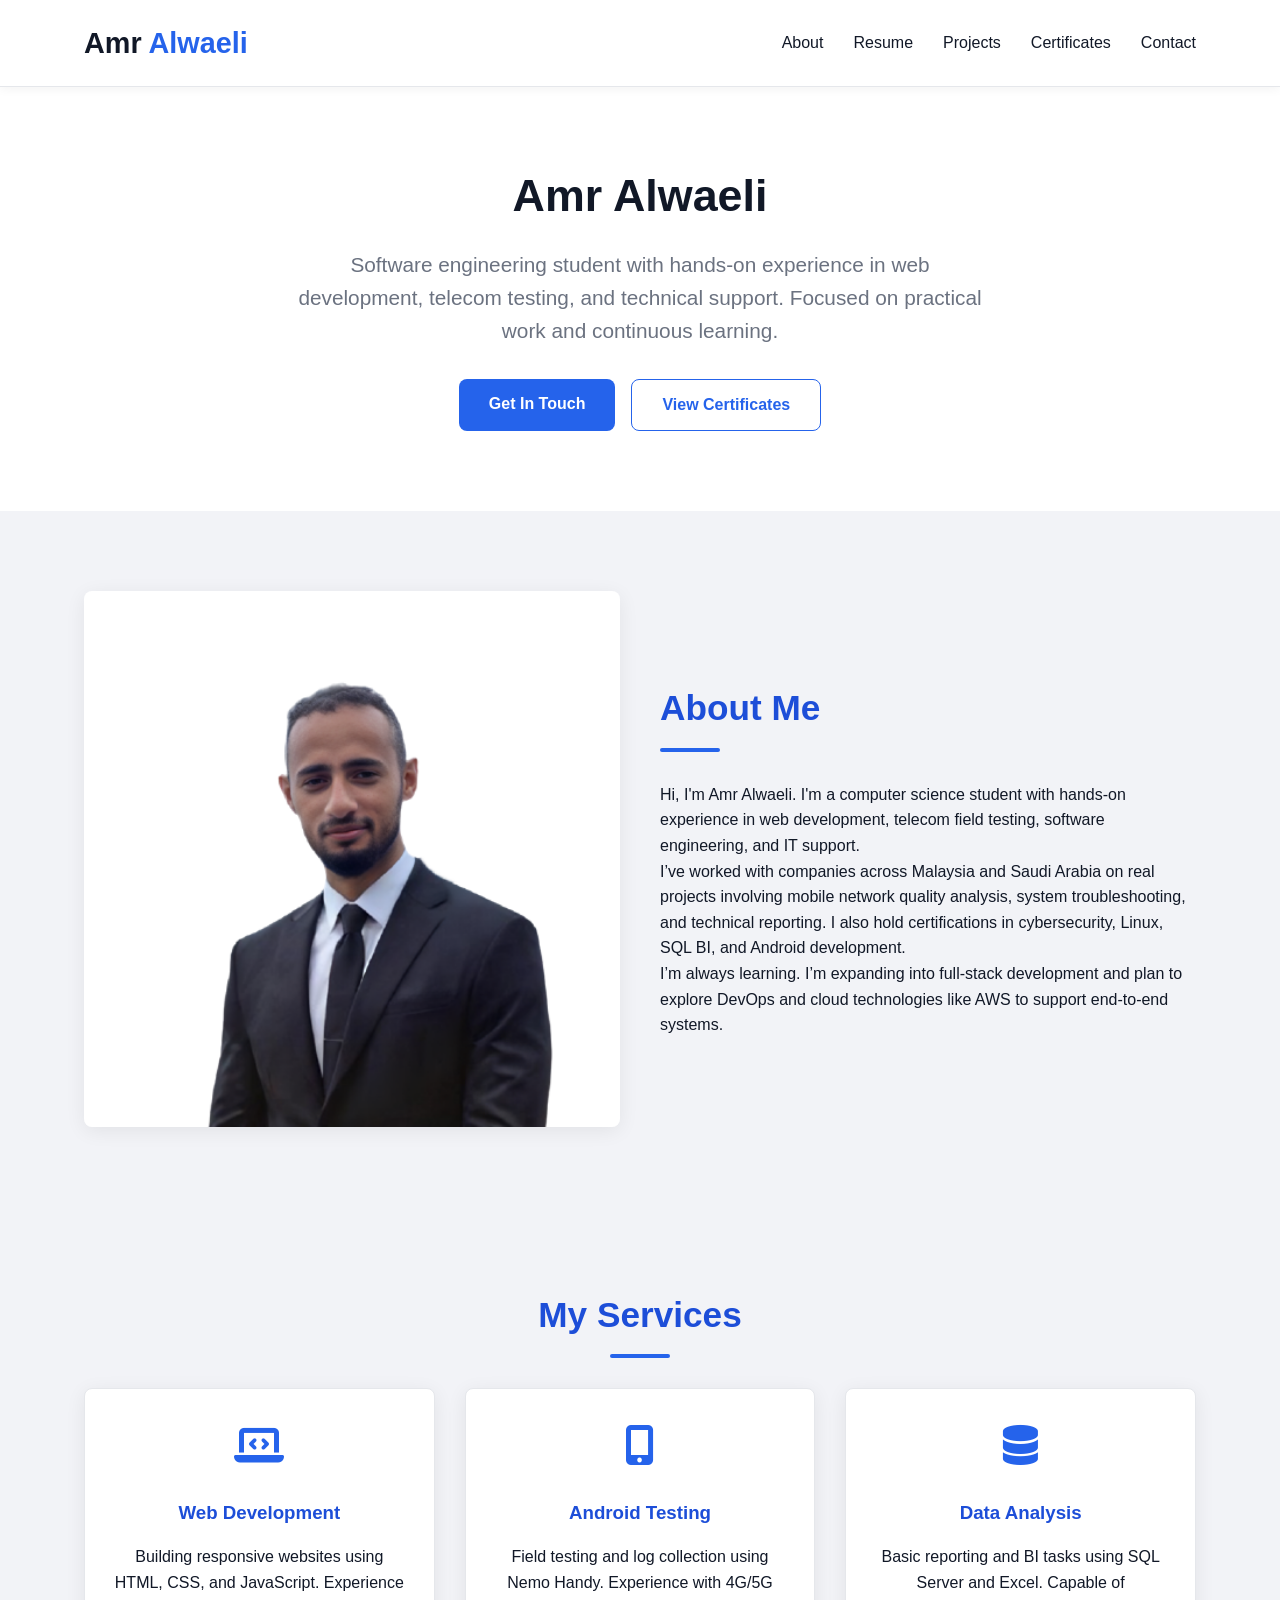
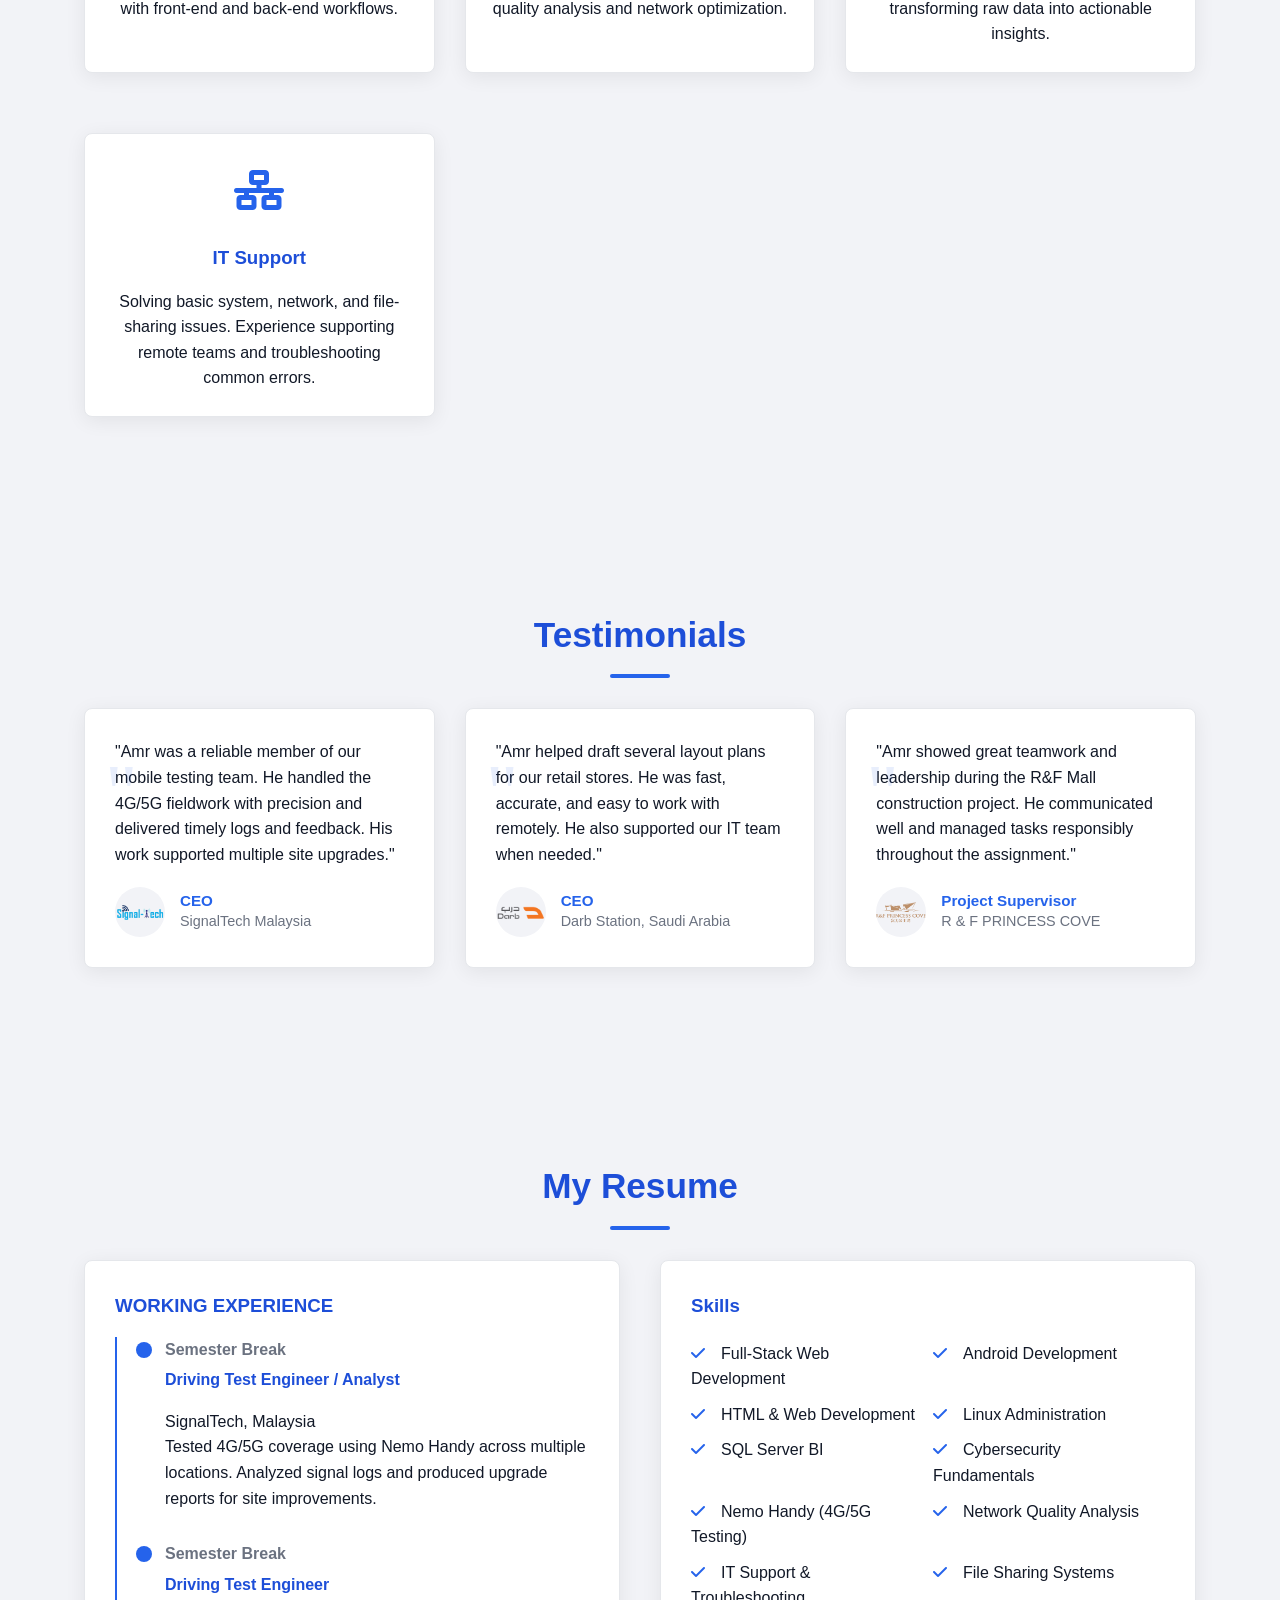
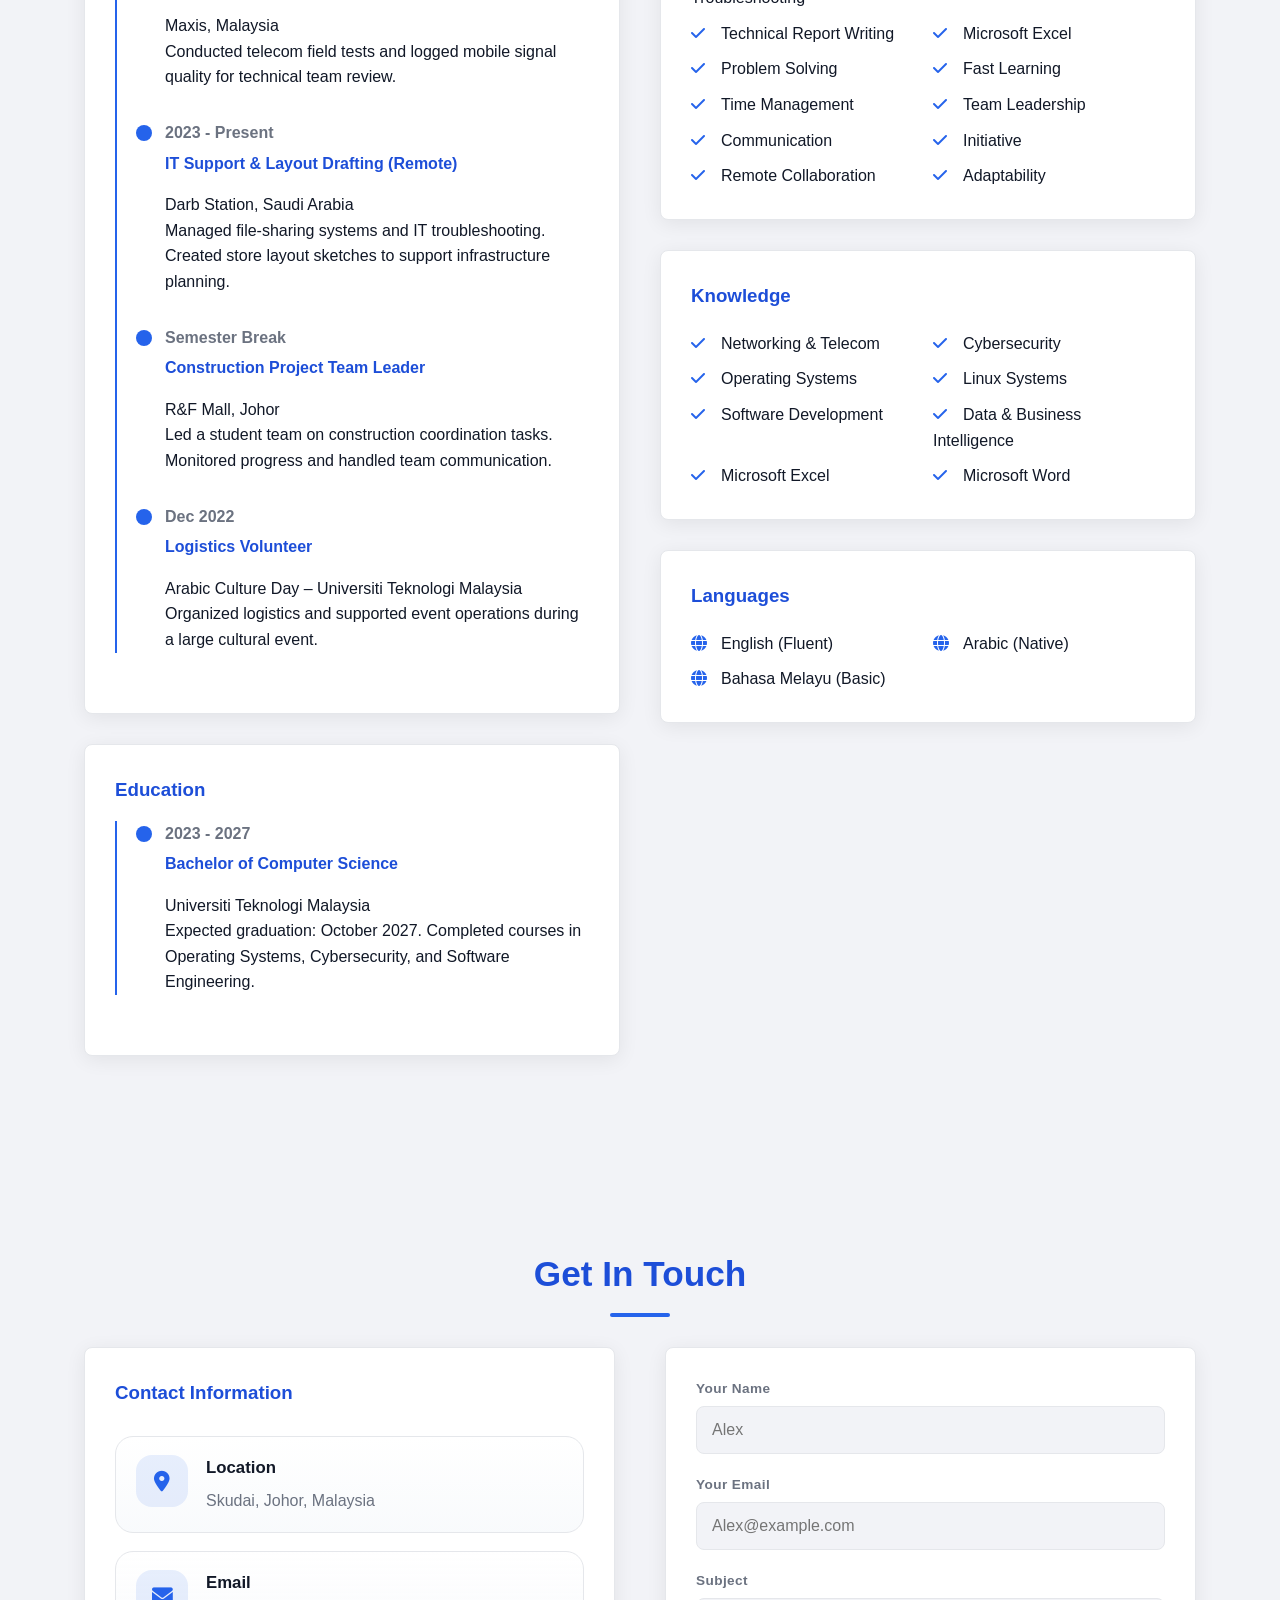
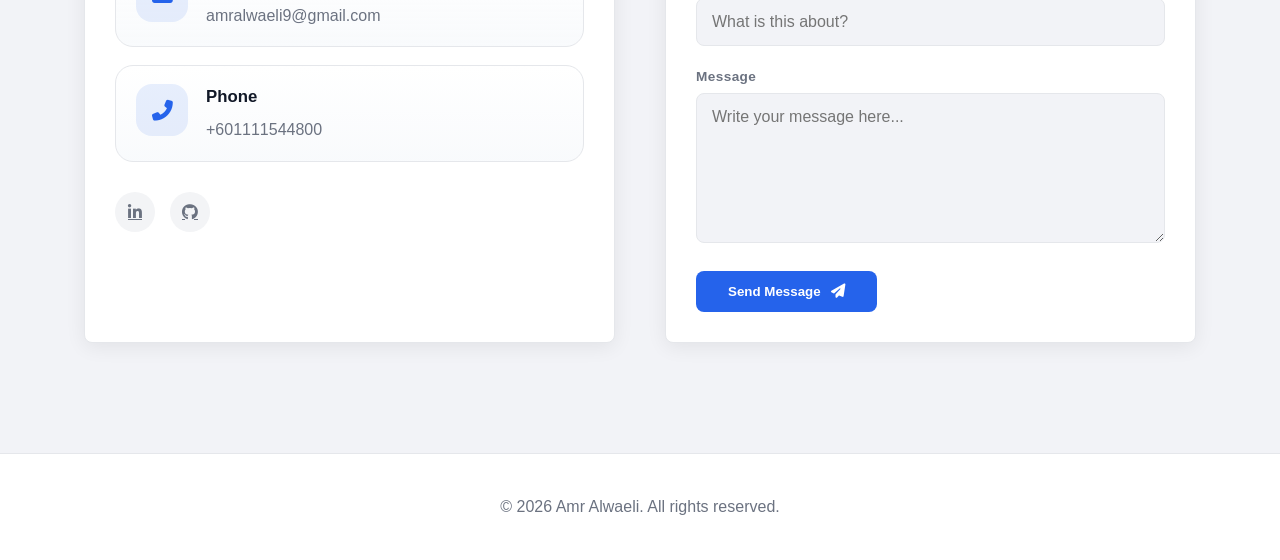
<file: index.html>
<!DOCTYPE html>
<html lang="en">
<head>
    <meta charset="UTF-8">
    <meta name="viewport" content="width=device-width, initial-scale=1.0">
    <title>Amr Alwaeli | Portfolio</title>
    <link rel="stylesheet" href="https://cdnjs.cloudflare.com/ajax/libs/font-awesome/6.4.0/css/all.min.css">
    <link href="https://fonts.googleapis.com/css2?family=Inter:wght@400;600;700&display=swap" rel="stylesheet">
    <link rel="stylesheet" href="styles.css">
</head>
<body>
    <!-- Header -->
    <header>
        <div class="container nav-container">
            <a href="#" class="logo">Amr<span> Alwaeli</span></a>
            
            <button class="mobile-menu-btn">
                <i class="fas fa-bars"></i>
            </button>
            
            <ul class="nav-links">
                <li><a href="#about">About</a></li>
                <li><a href="#resume">Resume</a></li>
                <li><a href="projects.html">Projects</a></li>
                <li><a href="certificates.html">Certificates</a></li>
                <li><a href="#contact">Contact</a></li>
            </ul>
        </div>
    </header>

    <!-- Hero Section -->
    <section class="hero">
        <div class="container">
            <h1>Amr Alwaeli</h1>
            <p>Software engineering student with hands-on experience in web development, telecom testing, and technical support. Focused on practical work and continuous learning.</p>
            <div class="hero-actions">
                <a href="#contact" class="btn">Get In Touch</a>
                <a href="certificates.html" class="btn btn-secondary">View Certificates</a>
            </div>
        </div>
    </section>

    <!-- About Section -->
    <section id="about" class="section">
        <div class="container">
            <div class="about-content">
                <div class="about-img">
                    <img src="assets/images/me.png" alt="Amr Alwaeli">
                </div>
                <div class="about-text">
                    <h2>About Me</h2>
                    <p>Hi, I'm Amr Alwaeli. I'm a computer science student with hands-on experience in web development, telecom field testing, software engineering, and IT support.</p>
                    <p>I’ve worked with companies across Malaysia and Saudi Arabia on real projects involving mobile network quality analysis, system troubleshooting, and technical reporting. I also hold certifications in cybersecurity, Linux, SQL BI, and Android development.</p>
                    <p>I’m always learning. I’m expanding into full-stack development and plan to explore DevOps and cloud technologies like AWS to support end-to-end systems.</p>
                </div>
            </div>
        </div>
    </section>
            
    <!-- My Services -->
    <div class="services-section">
        <div class="container">
            <h2 class="text-center">My Services</h2>
            <div class="services">
                <div class="card service-card">
                    <div class="service-icon">
                        <i class="fas fa-laptop-code"></i>
                    </div>
                    <h3>Web Development</h3>
                    <p>Building responsive websites using HTML, CSS, and JavaScript. Experience with front-end and back-end workflows.</p>
                </div>
                <div class="card service-card">
                    <div class="service-icon">
                        <i class="fas fa-mobile-alt"></i>
                    </div>
                    <h3>Android Testing</h3>
                    <p>Field testing and log collection using Nemo Handy. Experience with 4G/5G quality analysis and network optimization.</p>
                </div>
                <div class="card service-card">
                    <div class="service-icon">
                        <i class="fas fa-database"></i>
                    </div>
                    <h3>Data Analysis</h3>
                    <p>Basic reporting and BI tasks using SQL Server and Excel. Capable of transforming raw data into actionable insights.</p>
                </div>
                <div class="card service-card">
                    <div class="service-icon">
                        <i class="fas fa-network-wired"></i>
                    </div>
                    <h3>IT Support</h3>
                    <p>Solving basic system, network, and file-sharing issues. Experience supporting remote teams and troubleshooting common errors.</p>
                </div>
            </div>
        </div>
    </div>
            
    <!-- Testimonials -->
    <div class="testimonials-section">
        <div class="container">
            <h2 class="text-center">Testimonials</h2>
            <div class="testimonials">
                <div class="card testimonial-card">
                    <div class="testimonial-content">
                        <p>"Amr was a reliable member of our mobile testing team. He handled the 4G/5G fieldwork with precision and delivered timely logs and feedback. His work supported multiple site upgrades."</p>
                        <div class="client-info">
                            <img src="assets/images/SignalTech.jpg" alt="Client" class="client-avatar">
                            <div>
                                <h4>CEO</h4>
                                <p>SignalTech Malaysia</p>
                            </div>
                        </div>
                    </div>
                </div>
                <div class="card testimonial-card">
                    <div class="testimonial-content">
                        <p>"Amr helped draft several layout plans for our retail stores. He was fast, accurate, and easy to work with remotely. He also supported our IT team when needed."</p>
                        <div class="client-info">
                            <img src="assets/images/Darb.jpg" alt="Client" class="client-avatar">
                            <div>
                                <h4>CEO</h4>
                                <p>Darb Station, Saudi Arabia</p>
                            </div>
                        </div>
                    </div>
                </div>
                <div class="card testimonial-card">
                    <div class="testimonial-content">
                        <p>"Amr showed great teamwork and leadership during the R&F Mall construction project. He communicated well and managed tasks responsibly throughout the assignment."</p>
                        <div class="client-info">
                            <img src="assets/images/R&F.jpg" alt="Client" class="client-avatar">
                            <div>
                                <h4>Project Supervisor</h4>
                                <p>R & F PRINCESS COVE</p>
                            </div>
                        </div>
                    </div>
                </div>
            </div>
        </div>
    </div>

    <!-- Resume Section -->
    <section id="resume" class="section resume-section">
        <div class="container">
            <h2 class="text-center">My Resume</h2>
            
            <div class="resume-grid">
                <!-- Left Column -->
                <div>
                    <div class="card">
                        <h3>WORKING EXPERIENCE</h3>
                        <div class="timeline">
                            <div class="timeline-item">
                                <div class="timeline-date">Semester Break</div>
                                <h4>Driving Test Engineer / Analyst</h4>
                                <p>SignalTech, Malaysia</p>
                                <p>Tested 4G/5G coverage using Nemo Handy across multiple locations. Analyzed signal logs and produced upgrade reports for site improvements.</p>
                            </div>
                            <div class="timeline-item">
                                <div class="timeline-date">Semester Break</div>
                                <h4>Driving Test Engineer</h4>
                                <p>Maxis, Malaysia</p>
                                <p>Conducted telecom field tests and logged mobile signal quality for technical team review.</p>
                            </div>
                            <div class="timeline-item">
                                <div class="timeline-date">2023 - Present</div>
                                <h4>IT Support & Layout Drafting (Remote)</h4>
                                <p>Darb Station, Saudi Arabia</p>
                                <p>Managed file-sharing systems and IT troubleshooting. Created store layout sketches to support infrastructure planning.</p>
                            </div>
                            <div class="timeline-item">
                                <div class="timeline-date">Semester Break</div>
                                <h4>Construction Project Team Leader</h4>
                                <p>R&F Mall, Johor</p>
                                <p>Led a student team on construction coordination tasks. Monitored progress and handled team communication.</p>
                            </div>
                            <div class="timeline-item">
                                <div class="timeline-date">Dec 2022</div>
                                <h4>Logistics Volunteer</h4>
                                <p>Arabic Culture Day – Universiti Teknologi Malaysia</p>
                                <p>Organized logistics and supported event operations during a large cultural event.</p>
                            </div>
                        </div>
                    </div>

                    <div class="card">
                        <h3>Education</h3>
                        <div class="timeline">
                            <div class="timeline-item">
                                <div class="timeline-date">2023 - 2027</div>
                                <h4>Bachelor of Computer Science</h4>
                                <p>Universiti Teknologi Malaysia</p>
                                <p>Expected graduation: October 2027. Completed courses in Operating Systems, Cybersecurity, and Software Engineering.</p>
                            </div>
                        </div>
                    </div>
                </div>
                
                <!-- Right Column -->
                <div>
                    <div class="card">
                        <h3>Skills</h3>
                        <div class="knowledge-list">
                            <div class="knowledge-item"><i class="fas fa-check"></i><span>Full-Stack Web Development</span></div>
                            <div class="knowledge-item"><i class="fas fa-check"></i><span>Android Development</span></div>
                            <div class="knowledge-item"><i class="fas fa-check"></i><span>HTML & Web Development</span></div>
                            <div class="knowledge-item"><i class="fas fa-check"></i><span>Linux Administration</span></div>
                            <div class="knowledge-item"><i class="fas fa-check"></i><span>SQL Server BI</span></div>
                            <div class="knowledge-item"><i class="fas fa-check"></i><span>Cybersecurity Fundamentals</span></div>
                            <div class="knowledge-item"><i class="fas fa-check"></i><span>Nemo Handy (4G/5G Testing)</span></div>
                            <div class="knowledge-item"><i class="fas fa-check"></i><span>Network Quality Analysis</span></div>
                            <div class="knowledge-item"><i class="fas fa-check"></i><span>IT Support & Troubleshooting</span></div>
                            <div class="knowledge-item"><i class="fas fa-check"></i><span>File Sharing Systems</span></div>
                            <div class="knowledge-item"><i class="fas fa-check"></i><span>Technical Report Writing</span></div>
                            <div class="knowledge-item"><i class="fas fa-check"></i><span>Microsoft Excel</span></div>
                            <div class="knowledge-item"><i class="fas fa-check"></i><span>Problem Solving</span></div>
                            <div class="knowledge-item"><i class="fas fa-check"></i><span>Fast Learning</span></div>
                            <div class="knowledge-item"><i class="fas fa-check"></i><span>Time Management</span></div>
                            <div class="knowledge-item"><i class="fas fa-check"></i><span>Team Leadership</span></div>
                            <div class="knowledge-item"><i class="fas fa-check"></i><span>Communication</span></div>
                            <div class="knowledge-item"><i class="fas fa-check"></i><span>Initiative</span></div>
                            <div class="knowledge-item"><i class="fas fa-check"></i><span>Remote Collaboration</span></div>
                            <div class="knowledge-item"><i class="fas fa-check"></i><span>Adaptability</span></div>
                        </div>
                    </div>

                    <div class="card">
                        <h3>Knowledge</h3>
                        <div class="knowledge-list">
                            <div class="knowledge-item"><i class="fas fa-check"></i><span>Networking & Telecom</span></div>
                            <div class="knowledge-item"><i class="fas fa-check"></i><span>Cybersecurity</span></div>
                            <div class="knowledge-item"><i class="fas fa-check"></i><span>Operating Systems</span></div>
                            <div class="knowledge-item"><i class="fas fa-check"></i><span>Linux Systems</span></div>
                            <div class="knowledge-item"><i class="fas fa-check"></i><span>Software Development</span></div>
                            <div class="knowledge-item"><i class="fas fa-check"></i><span>Data & Business Intelligence</span></div>
                            <div class="knowledge-item"><i class="fas fa-check"></i><span>Microsoft Excel</span></div>
                            <div class="knowledge-item"><i class="fas fa-check"></i><span>Microsoft Word</span></div>
                        </div>
                    </div>
                    
                    <div class="card">
                        <h3>Languages</h3>
                        <div class="languages-list">
                            <div class="language-item"><i class="fas fa-globe"></i><span>English (Fluent)</span></div>
                            <div class="language-item"><i class="fas fa-globe"></i><span>Arabic (Native)</span></div>
                            <div class="language-item"><i class="fas fa-globe"></i><span>Bahasa Melayu (Basic)</span></div>
                        </div>
                    </div>
                </div>
            </div>
        </div>
    </section>

    <!-- Contact Section -->
    <section id="contact" class="section">
        <div class="container">
            <h2 class="text-center">Get In Touch</h2>
            
            <div class="contact-container">
                <div class="card contact-info">
                    <h3>Contact Information</h3>
                    
                    <div class="contact-detail">
                        <div class="contact-icon">
                            <i class="fas fa-map-marker-alt"></i>
                        </div>
                        <div class="contact-copy">
                            <h4>Location</h4>
                            <p>Skudai, Johor, Malaysia</p>
                        </div>
                    </div>
                    
                    <div class="contact-detail">
                        <div class="contact-icon">
                            <i class="fas fa-envelope"></i>
                        </div>
                        <div class="contact-copy">
                            <h4>Email</h4>
                            <p>amralwaeli9@gmail.com</p>
                        </div>
                    </div>
                    
                    <div class="contact-detail">
                        <div class="contact-icon">
                            <i class="fas fa-phone-alt"></i>
                        </div>
                        <div class="contact-copy">
                            <h4>Phone</h4>
                            <p>+601111544800</p>
                        </div>
                    </div>
                    
                    <div class="social-links">
                        <a href="https://www.linkedin.com/in/amr-alwaeli/"><i class="fab fa-linkedin-in"></i></a>
                        <a href="https://github.com/amralwaeli"><i class="fab fa-github"></i></a>
                    </div>
                </div>
                
                <div class="card">
                    <form class="contact-form" data-formsubmit-endpoint="https://formsubmit.co/ajax/amralwaeli9@gmail.com">
                        <input type="hidden" name="_subject" value="💼 New message from your portfolio">
                        <input type="hidden" name="_template" value="table">
                        <input type="hidden" name="_captcha" value="false">
                        <input type="hidden" name="_replyto" id="replyto-field" value="">
                        <!-- honeypot anti-spam -->
                        <input type="text" name="_honey" style="display:none">
                        <div class="form-group">
                            <label class="form-label">Your Name</label>
                            <input type="text" name="name" placeholder="Alex" required>
                        </div>
                        <div class="form-group">
                            <label class="form-label">Your Email</label>
                            <input type="email" name="email" id="email-field" placeholder="Alex@example.com" required>
                        </div>
                        <div class="form-group">
                            <label class="form-label">Subject</label>
                            <input type="text" name="subject" placeholder="What is this about?">
                        </div>
                        <div class="form-group">
                            <label class="form-label">Message</label>
                            <textarea name="message" placeholder="Write your message here..." required></textarea>
                        </div>
                        <button type="submit" class="btn btn-submit">
                            <span class="btn-text">Send Message</span>
                            <i class="fas fa-paper-plane btn-icon"></i>
                        </button>
                    </form>
                </div>
            </div>
        </div>
    </section>

    <!-- Footer -->
    <footer>
        <div class="container">
            <p>© 2026 Amr Alwaeli. All rights reserved.</p>
        </div>
    </footer>

    <script src="script.js"></script>
</body>
</html>
</file>
<file: styles.css>
/* Base Styles - Professional Blue & Emerald Theme */
:root {
    /* Backgrounds from your table */
    --bg-main: #f2f3f7;   /* subtle soft gray-blue tone, cleaner than plain gray */
    --bg-card: #ffffff;   /* keep cards white for contrast */

    /* Text from your table */
    --text-primary: #111827;
    --text-secondary: #6B7280;

    /* Colors from your table */
    --color-headings: #1D4ED8;
    --color-accent: #2563EB;
    --color-accent-dark: #1D4ED8; /* Darker blue for hover */
    --color-cta: #10B981;
    --color-cta-dark: #059669; /* Darker emerald for hover */

    /* Borders from your table */
    --color-border: #E5E7EB;

    /* Standard variables */
    --transition: all 0.3s ease;
    --border-radius: 8px;
    --shadow: 0 4px 20px rgba(0, 0, 0, 0.07);
}

* {
    margin: 0;
    padding: 0;
    box-sizing: border-box;
}

body {
    font-family: 'Segoe UI', Tahoma, Geneva, Verdana, sans-serif;
    background-color: var(--bg-main);
    color: var(--text-primary);
    line-height: 1.6;
    overflow-x: hidden;
}

h1, h2, h3, h4, h5 {
    font-weight: 700;
    margin-bottom: 1rem;
    color: var(--color-headings);
}

.logo {
    font-weight: 700;
    color: var(--text-primary);
    text-decoration: none;
    font-size: 1.8rem;
}

h1 {
    font-size: 2.8rem;
    color: var(--text-primary); /* h1 is main title, should be primary text */
}

h2 {
    font-size: 2.2rem;
    position: relative;
    padding-bottom: 15px;
    margin-bottom: 30px; 
}

h2.text-center:after {
    left: 50%;
    transform: translateX(-50%);
}

h2:after {
    content: '';
    position: absolute;
    bottom: 0;
    left: 0;
    width: 60px;
    height: 4px;
    background: var(--color-accent);
    border-radius: 2px;
}

.container {
    width: 90%;
    max-width: 1200px;
    margin: 0 auto;
    padding: 0 20px;
}

/* Button Styling */
.btn {
    display: inline-block;
    background: var(--color-accent);
    color: white;
    padding: 12px 30px;
    border-radius: var(--border-radius);
    text-decoration: none;
    font-weight: 600;
    transition: var(--transition);
    border: none;
    cursor: pointer;
}

.btn:hover {
    background: var(--color-accent-dark);
    transform: translateY(-3px);
    box-shadow: var(--shadow);
}

.btn.btn-secondary {
    background: transparent;
    color: var(--color-accent);
    border: 1px solid var(--color-accent);
}

.btn.btn-secondary:hover {
    background: var(--color-accent);
    color: #fff;
}

/* CTA Button Alternate Style */
.btn.btn-cta {
    background: var(--color-cta);
}

.btn.btn-cta:hover {
    background: var(--color-cta-dark);
}


.section {
    padding: 80px 0;
}

.text-center {
    text-align: center;
}

.card {
    background: var(--bg-card);
    border-radius: var(--border-radius);
    padding: 30px;
    transition: var(--transition);
    box-shadow: var(--shadow);
    margin-bottom: 30px;
    border: 1px solid var(--color-border);
}

.card:hover {
    transform: translateY(-5px);
}

/* Header & Navigation */
header {
    position: fixed;
    top: 0;
    left: 0;
    width: 100%;
    z-index: 1000;
    padding: 20px 0;
    background: rgba(255, 255, 255, 0.98);
    box-shadow: 0 2px 10px rgba(0, 0, 0, 0.05);
    border-bottom: 1px solid var(--color-border);
}

.nav-container {
    display: flex;
    justify-content: space-between;
    align-items: center;
}

.logo span {
    color: var(--color-accent);
}

.nav-links {
    display: flex;
    list-style: none;
}

.nav-links li {
    margin-left: 30px;
}

.nav-links a {
    text-decoration: none;
    color: var(--text-primary);
    font-weight: 500;
    transition: var(--transition);
    position: relative;
    padding: 5px 0;
}

.nav-links a:after {
    content: '';
    position: absolute;
    bottom: -5px;
    left: 0;
    width: 0;
    height: 2px;
    background: var(--color-accent);
    transition: var(--transition);
}

.nav-links a:hover:after {
    width: 100%;
}

.nav-links a.active:after {
    width: 100%;
}

.nav-links a.active,
.nav-links a:hover {
    color: var(--color-accent);
}

.mobile-menu-btn {
    display: none;
    background: none;
    border: none;
    font-size: 1.5rem;
    color: var(--text-primary);
    cursor: pointer;
}

/* Hero Section */
.hero {
    padding: 160px 0 80px;
    text-align: center;
    background-color: var(--bg-card); 
}

.hero-actions {
    display: flex;
    justify-content: center;
    gap: 16px;
    flex-wrap: wrap;
}

.hero p {
    font-size: 1.3rem;
    max-width: 700px;
    margin: 0 auto 2rem;
    color: var(--text-secondary);
}

/* About Section */
.about-content {
    display: grid;
    grid-template-columns: 1fr 1fr;
    gap: 40px;
    align-items: center;
}

.about-img {
    position: relative;
    border-radius: var(--border-radius);
    overflow: hidden;
    box-shadow: var(--shadow);
}

.about-img img {
    width: 100%;
    height: auto;
    display: block;
}

/* Services & Testimonials Section */
.services-section, .testimonials-section {
    padding: 80px 0;
}

.services {
    display: grid;
    grid-template-columns: repeat(auto-fill, minmax(300px, 1fr));
    gap: 30px;
}

.service-card {
    padding: 25px;
    text-align: center;
}

.service-icon {
    font-size: 2.5rem;
    color: var(--color-accent);
    margin-bottom: 20px;
}

.testimonials {
    display: grid;
    grid-template-columns: repeat(auto-fill, minmax(350px, 1fr));
    gap: 30px;
}

.testimonial-card:before {
    content: '"';
    position: absolute;
    top: 20px;
    left: 20px;
    font-size: 5rem;
    color: var(--color-accent);
    opacity: 0.1;
    font-family: Georgia, serif;
}

.client-info {
    display: flex;
    align-items: center;
    margin-top: 20px;
}

.client-avatar {
    width: 50px;
    height: 50px;
    border-radius: 50%;
    margin-right: 15px;
    object-fit: contain;
    background-color: var(--bg-main);
}

/* Resume Section */
.resume-section {
    background: var(--bg-main);
}

.resume-grid {
    display: grid;
    grid-template-columns: 1fr 1fr;
    gap: 40px;
}

.timeline {
    position: relative;
    padding-left: 30px;
}

.timeline:before, .timeline-item:before {
    background: var(--color-accent);
}

.timeline:before {
    content: '';
    position: absolute;
    left: 0;
    top: 0;
    height: 100%;
    width: 2px;
}

.timeline-item {
    position: relative;
    margin-bottom: 30px;
    padding-left: 20px;
}

.timeline-item:before {
    content: '';
    position: absolute;
    left: -9px;
    top: 5px;
    width: 16px;
    height: 16px;
    border-radius: 50%;
}

.timeline-date {
    color: var(--text-secondary);
    font-weight: 600;
    margin-bottom: 5px;
}

.knowledge-list, .languages-list {
    display: grid;
    grid-template-columns: 1fr 1fr;
    gap: 10px;
    margin-top: 20px;
}

.knowledge-item i, .language-item i {
    color: var(--color-accent);
    margin-right: 10px;
    width: 20px;
}

/* Contact Section */
.contact-container {
    display: grid;
    grid-template-columns: 1fr 1fr;
    gap: 50px;
}

.contact-info h3 {
    margin-bottom: 28px;
}

.contact-detail {
    display: flex;
    align-items: flex-start;
    gap: 18px;
    padding: 18px 20px;
    border: 1px solid var(--color-border);
    border-radius: 18px;
    background: linear-gradient(180deg, rgba(255, 255, 255, 0.98), rgba(248, 250, 252, 0.92));
}

.contact-detail + .contact-detail {
    margin-top: 18px;
}

.contact-icon {
    display: flex;
    align-items: center;
    justify-content: center;
    width: 52px;
    height: 52px;
    flex-shrink: 0;
    border-radius: 16px;
    background: rgba(37, 99, 235, 0.1);
}

.contact-icon i {
    font-size: 1.3rem;
    color: var(--color-accent);
}

.contact-copy {
    min-width: 0;
}

.contact-copy h4 {
    margin: 0 0 6px;
    font-size: 1.05rem;
    color: var(--text-primary);
}

.contact-copy p {
    margin: 0;
    color: var(--text-secondary);
    line-height: 1.6;
    word-break: break-word;
}

.social-links {
    display: flex;
    gap: 15px;
    margin-top: 30px;
}

.social-links a {
    display: flex;
    align-items: center;
    justify-content: center;
    width: 40px;
    height: 40px;
    border-radius: 50%;
    background: #F3F4F6; /* Slightly different gray for contrast */
    color: var(--text-secondary);
    transition: var(--transition);
}

.social-links a:hover {
    background: var(--color-accent);
    color: #fff;
    transform: translateY(-3px);
}

.contact-form .form-group {
    margin-bottom: 20px;
}

.contact-form input,
.contact-form textarea {
    width: 100%;
    padding: 14px 15px;
    border: 1px solid var(--color-border);
    border-radius: var(--border-radius);
    background: var(--bg-main);
    color: var(--text-primary);
    font-family: inherit;
    font-size: 1rem;
    transition: var(--transition);
}

.contact-form input:focus,
.contact-form textarea:focus {
    border-color: var(--color-accent);
    outline: none;
    box-shadow: 0 0 0 3px rgba(37, 99, 235, 0.2);
}

textarea {
    min-height: 150px;
    resize: vertical;
}

.form-status {
    min-height: 24px;
    margin-top: 14px;
    color: var(--text-secondary);
    font-weight: 600;
}

.form-status.success {
    color: var(--color-cta-dark);
}

.form-status.error {
    color: #b91c1c;
}

.page-hero {
    padding: 160px 0 70px;
    background:
        linear-gradient(135deg, rgba(37, 99, 235, 0.12), rgba(16, 185, 129, 0.08)),
        var(--bg-card);
}

.eyebrow {
    text-transform: uppercase;
    letter-spacing: 0.14em;
    font-size: 0.8rem;
    font-weight: 700;
    color: var(--color-accent);
    margin-bottom: 16px;
}

.page-intro {
    max-width: 700px;
    color: var(--text-secondary);
    font-size: 1.1rem;
}

.certificates-intro {
    margin-bottom: 10px;
}

.certificates-grid {
    display: grid;
    grid-template-columns: repeat(auto-fit, minmax(280px, 1fr));
    gap: 30px;
    margin-top: 30px;
}

.certificate-card {
    overflow: hidden;
    padding: 0;
}

.certificate-media {
    height: 220px;
    display: flex;
    align-items: center;
    justify-content: center;
    background:
        radial-gradient(circle at top, rgba(37, 99, 235, 0.16), transparent 55%),
        linear-gradient(135deg, #eff6ff, #ecfeff);
    border-bottom: 1px solid var(--color-border);
}

.certificate-media img {
    width: 100%;
    height: 100%;
    object-fit: cover;
    display: block;
}

.certificate-placeholder {
    padding: 30px;
    text-align: center;
    color: var(--color-accent);
}

.certificate-placeholder i {
    font-size: 2.6rem;
    margin-bottom: 14px;
}

.certificate-body {
    padding: 24px;
}

.certificate-body h3 {
    margin-bottom: 8px;
}

.certificate-meta {
    color: var(--text-secondary);
    margin-bottom: 12px;
}

.certificate-file {
    display: inline-block;
    padding: 8px 12px;
    border-radius: 999px;
    background: #eff6ff;
    color: var(--color-accent-dark);
    font-size: 0.88rem;
    font-weight: 600;
}

/* Footer */
footer {
    background: var(--bg-card);
    padding: 40px 0;
    text-align: center;
    border-top: 1px solid var(--color-border);
    color: var(--text-secondary);
}

/* Responsive Design */
@media (max-width: 992px) {
    .resume-grid, 
    .contact-container,
    .about-content {
        grid-template-columns: 1fr;
    }
}

@media (max-width: 768px) {
    .nav-links {
        position: fixed;
        top: 80px; 
        left: 0;
        background: var(--bg-card);
        width: 100%;
        flex-direction: column;
        align-items: center;
        padding: 20px 0;
        transform: translateY(-150%);
        transition: var(--transition);
        border-top: 1px solid var(--color-border);
    }
    
    .nav-links.active {
        transform: translateY(0);
    }
    
    .nav-links li {
        margin: 15px 0;
        margin-left: 0;
    }
    
    .mobile-menu-btn {
        display: block;
    }
    
    h1 {
        font-size: 2.3rem;
    }
    
    h2 {
        font-size: 1.8rem;
    }

    .page-hero {
        padding-top: 140px;
    }
}

@media (max-width: 576px) {
    .section,
    .services-section, 
    .testimonials-section {
        padding: 60px 0;
    }
    
    .services, 
    .testimonials,
    .knowledge-list,
    .languages-list {
        grid-template-columns: 1fr;
    }
}
/* --- Testimonial Client Info Fix --- */

/* Change the flex alignment to align items to the top */
.client-info {
    align-items: flex-start; 
}

/* Style the <div> that wraps the text for better spacing */
.client-info > div {
    padding-top: 5px; /* Add a little space to align text nicely with the avatar's center */
}

/* Style the title (h4) */
.client-info h4 {
    color: var(--color-accent); /* Use bright blue for the title */
    margin: 0 0 2px 0;      /* Remove default margins, add a tiny space below */
    font-size: 0.95rem;     /* Slightly reduce font size */
    line-height: 1.2;
}

/* Style the company name (p) */
.client-info p {
    margin: 0;
    color: var(--text-secondary); /* Use secondary text color for the company */
    font-size: 0.9rem;
    line-height: 1.2;
}

/* =========================================================
   CERTIFICATE HERO STATS
   ========================================================= */
.cert-stats {
    display: flex;
    align-items: center;
    gap: 28px;
    margin-top: 36px;
    flex-wrap: wrap;
}

.cert-stat {
    display: flex;
    flex-direction: column;
    align-items: flex-start;
}

.cert-stat-num {
    font-size: 2rem;
    font-weight: 700;
    color: var(--color-accent);
    line-height: 1;
}

.cert-stat-label {
    font-size: 0.82rem;
    color: var(--text-secondary);
    font-weight: 600;
    text-transform: uppercase;
    letter-spacing: 0.06em;
    margin-top: 4px;
}

.cert-stat-divider {
    width: 1px;
    height: 36px;
    background: rgba(37, 99, 235, 0.25);
}

/* =========================================================
   FILTER BAR
   ========================================================= */
.cert-filter-bar {
    display: flex;
    flex-wrap: wrap;
    gap: 10px;
    margin-bottom: 36px;
}

.cert-filter-btn {
    padding: 8px 20px;
    border-radius: 999px;
    border: 1.5px solid var(--color-border);
    background: var(--bg-card);
    color: var(--text-secondary);
    font-size: 0.9rem;
    font-weight: 600;
    cursor: pointer;
    transition: var(--transition);
    font-family: inherit;
}

.cert-filter-btn:hover {
    border-color: var(--color-accent);
    color: var(--color-accent);
}

.cert-filter-btn.active {
    background: var(--color-accent);
    border-color: var(--color-accent);
    color: #fff;
    box-shadow: 0 4px 14px rgba(37, 99, 235, 0.3);
}

/* =========================================================
   CERT SECTION SPACING
   ========================================================= */
.cert-section {
    padding-top: 50px;
}

/* Override old certificates-grid */
.certificates-grid {
    grid-template-columns: repeat(auto-fill, minmax(300px, 1fr));
    gap: 28px;
    margin-top: 0;
}

/* =========================================================
   CERTIFICATE CARD  (replaces old .certificate-card)
   ========================================================= */
.cert-card {
    background: var(--bg-card);
    border-radius: 14px;
    overflow: hidden;
    box-shadow: 0 2px 16px rgba(0,0,0,0.06);
    border: 1px solid var(--color-border);
    transition: transform 0.3s ease, box-shadow 0.3s ease;
    cursor: pointer;
}

.cert-card:hover {
    transform: translateY(-6px);
    box-shadow: 0 12px 40px rgba(37, 99, 235, 0.14);
}

.cert-card-media {
    position: relative;
    height: 210px;
    overflow: hidden;
    background: linear-gradient(135deg, #eff6ff 0%, #ecfeff 100%);
}

.cert-card-media img {
    width: 100%;
    height: 100%;
    object-fit: cover;
    display: block;
    transition: transform 0.4s ease;
}

.cert-card:hover .cert-card-media img {
    transform: scale(1.04);
}

.cert-card-overlay {
    position: absolute;
    inset: 0;
    background: rgba(17, 24, 39, 0.55);
    display: flex;
    align-items: center;
    justify-content: center;
    opacity: 0;
    transition: opacity 0.3s ease;
    backdrop-filter: blur(2px);
}

.cert-card:hover .cert-card-overlay {
    opacity: 1;
}

.cert-view-btn {
    display: flex;
    align-items: center;
    gap: 8px;
    padding: 10px 22px;
    border-radius: 999px;
    background: #fff;
    color: var(--color-accent);
    font-weight: 700;
    font-size: 0.9rem;
    border: none;
    cursor: pointer;
    transition: var(--transition);
    font-family: inherit;
}

.cert-view-btn:hover {
    background: var(--color-accent);
    color: #fff;
}

.cert-empty {
    display: flex;
    flex-direction: column;
    align-items: center;
    justify-content: center;
    height: 210px;
    color: var(--color-accent);
    opacity: 0.55;
}

.cert-empty i {
    font-size: 2.8rem;
    margin-bottom: 12px;
}

.cert-empty p {
    font-size: 0.85rem;
    font-weight: 600;
}

.cert-card-body {
    padding: 20px 22px 24px;
}

.cert-badge {
    display: inline-block;
    padding: 3px 12px;
    border-radius: 999px;
    border: 1.5px solid;
    font-size: 0.75rem;
    font-weight: 700;
    letter-spacing: 0.04em;
    margin-bottom: 10px;
}

.cert-title {
    font-size: 1.05rem;
    font-weight: 700;
    color: var(--text-primary);
    margin-bottom: 6px;
}

.cert-issuer {
    font-size: 0.85rem;
    color: var(--text-secondary);
    display: flex;
    align-items: center;
    gap: 6px;
}

.cert-issuer i {
    color: var(--color-accent);
    font-size: 0.8rem;
}

/* =========================================================
   LIGHTBOX
   ========================================================= */
.cert-lightbox-backdrop {
    position: fixed;
    inset: 0;
    background: rgba(0, 0, 0, 0.88);
    z-index: 2000;
    opacity: 0;
    pointer-events: none;
    transition: opacity 0.3s ease;
    backdrop-filter: blur(6px);
}

.cert-lightbox-backdrop.active {
    opacity: 1;
    pointer-events: all;
}

.cert-lightbox {
    position: fixed;
    inset: 0;
    z-index: 2001;
    display: flex;
    align-items: center;
    justify-content: center;
    opacity: 0;
    pointer-events: none;
    transition: opacity 0.3s ease;
    padding: 20px;
}

.cert-lightbox.active {
    opacity: 1;
    pointer-events: all;
}

.cert-lightbox-inner {
    max-width: 860px;
    width: 100%;
    background: var(--bg-card);
    border-radius: 16px;
    overflow: hidden;
    box-shadow: 0 30px 80px rgba(0, 0, 0, 0.4);
    transform: scale(0.96);
    transition: transform 0.3s ease;
}

.cert-lightbox.active .cert-lightbox-inner {
    transform: scale(1);
}

.cert-lightbox-inner img {
    width: 100%;
    max-height: 520px;
    object-fit: contain;
    background: #f1f5f9;
    display: block;
}

.cert-lightbox-caption {
    padding: 18px 24px;
    display: flex;
    align-items: center;
    gap: 14px;
}

.cert-lightbox-badge {
    padding: 3px 12px;
    border-radius: 999px;
    border: 1.5px solid;
    font-size: 0.75rem;
    font-weight: 700;
    white-space: nowrap;
}

#lightbox-title {
    font-size: 1.1rem;
    font-weight: 700;
    color: var(--text-primary);
    margin: 0;
}

.cert-lightbox-close {
    position: fixed;
    top: 20px;
    right: 24px;
    z-index: 2002;
    width: 44px;
    height: 44px;
    border-radius: 50%;
    background: rgba(255, 255, 255, 0.12);
    border: 1.5px solid rgba(255,255,255,0.25);
    color: #fff;
    font-size: 1.1rem;
    cursor: pointer;
    transition: var(--transition);
    display: flex;
    align-items: center;
    justify-content: center;
}

.cert-lightbox-close:hover {
    background: rgba(255,255,255,0.25);
}

.cert-lightbox-nav {
    position: fixed;
    top: 50%;
    transform: translateY(-50%);
    z-index: 2002;
    width: 48px;
    height: 48px;
    border-radius: 50%;
    background: rgba(255,255,255,0.12);
    border: 1.5px solid rgba(255,255,255,0.25);
    color: #fff;
    font-size: 1.1rem;
    cursor: pointer;
    transition: var(--transition);
    display: flex;
    align-items: center;
    justify-content: center;
}

.cert-lightbox-prev { left: 16px; }
.cert-lightbox-next { right: 16px; }

.cert-lightbox-nav:hover {
    background: var(--color-accent);
    border-color: var(--color-accent);
}

/* =========================================================
   TOAST NOTIFICATION
   ========================================================= */
#toast-notification {
    position: fixed;
    bottom: 32px;
    right: 32px;
    z-index: 9999;
    display: flex;
    align-items: center;
    gap: 12px;
    padding: 16px 22px;
    border-radius: 12px;
    font-weight: 600;
    font-size: 0.95rem;
    box-shadow: 0 10px 40px rgba(0,0,0,0.18);
    opacity: 0;
    transform: translateY(16px);
    pointer-events: none;
    transition: opacity 0.35s ease, transform 0.35s ease;
    max-width: 380px;
    backdrop-filter: blur(4px);
}

#toast-notification.toast-show {
    opacity: 1;
    transform: translateY(0);
    pointer-events: all;
}

#toast-notification.toast-success {
    background: #f0fdf4;
    color: #15803d;
    border: 1.5px solid #bbf7d0;
}

#toast-notification.toast-error {
    background: #fef2f2;
    color: #dc2626;
    border: 1.5px solid #fecaca;
}

#toast-notification i {
    font-size: 1.25rem;
    flex-shrink: 0;
}

/* =========================================================
   IMPROVED CONTACT FORM
   ========================================================= */
.form-label {
    display: block;
    font-size: 0.85rem;
    font-weight: 600;
    color: var(--text-secondary);
    margin-bottom: 6px;
    letter-spacing: 0.03em;
}

.btn-submit {
    display: inline-flex;
    align-items: center;
    gap: 10px;
    padding: 13px 32px;
}

.btn-icon {
    font-size: 0.9rem;
    transition: transform 0.3s ease;
}

.btn-submit:hover .btn-icon {
    transform: translateX(4px) rotate(-20deg);
}

/* =========================================================
   MOBILE LIGHTBOX
   ========================================================= */
@media (max-width: 600px) {
    .cert-lightbox-prev { left: 6px; }
    .cert-lightbox-next { right: 6px; }
    .cert-lightbox-inner img { max-height: 280px; }
    #toast-notification { bottom: 16px; right: 16px; left: 16px; max-width: none; }
    .cert-stats { gap: 16px; }
}

/* =========================================================
   PROJECTS GRID
   ========================================================= */
.projects-grid {
    display: grid;
    grid-template-columns: repeat(auto-fill, minmax(320px, 1fr));
    gap: 28px;
}

.proj-card {
    background: var(--bg-card);
    border-radius: 14px;
    overflow: hidden;
    border: 1px solid var(--color-border);
    box-shadow: 0 2px 16px rgba(0,0,0,0.06);
    transition: transform 0.3s ease, box-shadow 0.3s ease;
    cursor: pointer;
}

.proj-card:hover {
    transform: translateY(-6px);
    box-shadow: 0 14px 44px rgba(37, 99, 235, 0.13);
}

.proj-card-media {
    position: relative;
    height: 220px;
    overflow: hidden;
    background: linear-gradient(135deg, #eff6ff 0%, #ecfeff 100%);
}

.proj-card-media img {
    width: 100%;
    height: 100%;
    object-fit: cover;
    display: block;
    transition: transform 0.4s ease;
}

.proj-card:hover .proj-card-media img {
    transform: scale(1.04);
}

.proj-img-placeholder {
    width: 100%;
    height: 100%;
    display: flex;
    align-items: center;
    justify-content: center;
    font-size: 3rem;
    color: var(--color-accent);
    opacity: 0.3;
}

.proj-card-overlay {
    position: absolute;
    inset: 0;
    background: rgba(17, 24, 39, 0.6);
    display: flex;
    align-items: center;
    justify-content: center;
    gap: 12px;
    flex-wrap: wrap;
    padding: 16px;
    opacity: 0;
    transition: opacity 0.3s ease;
    backdrop-filter: blur(2px);
}

.proj-card:hover .proj-card-overlay {
    opacity: 1;
}

.proj-live-btn {
    background: var(--color-accent) !important;
    color: #fff !important;
}

.proj-card-body {
    padding: 18px 20px 22px;
}

.proj-tags {
    display: flex;
    flex-wrap: wrap;
    gap: 6px;
    margin-bottom: 10px;
}

.proj-tag {
    padding: 3px 10px;
    border-radius: 999px;
    background: #eff6ff;
    color: var(--color-accent-dark);
    font-size: 0.75rem;
    font-weight: 700;
    border: 1.5px solid #bfdbfe;
}

/* =========================================================
   EMPTY STATE
   ========================================================= */
.proj-empty {
    display: flex;
    flex-direction: column;
    align-items: center;
    justify-content: center;
    gap: 14px;
    padding: 80px 20px;
    color: var(--text-secondary);
    text-align: center;
}

.proj-empty i {
    font-size: 3rem;
    opacity: 0.35;
}

.proj-empty p {
    font-size: 1rem;
    font-weight: 600;
}

/* =========================================================
   PROJECT MODAL
   ========================================================= */
.proj-modal-backdrop {
    position: fixed;
    inset: 0;
    background: rgba(0, 0, 0, 0.7);
    z-index: 2000;
    opacity: 0;
    pointer-events: none;
    transition: opacity 0.3s ease;
    backdrop-filter: blur(5px);
}

.proj-modal-backdrop.active {
    opacity: 1;
    pointer-events: all;
}

.proj-modal {
    position: fixed;
    inset: 0;
    z-index: 2001;
    display: flex;
    align-items: center;
    justify-content: center;
    padding: 20px;
    opacity: 0;
    pointer-events: none;
    transition: opacity 0.3s ease;
}

.proj-modal.active {
    opacity: 1;
    pointer-events: all;
}

.proj-modal-box {
    background: var(--bg-card);
    border-radius: 18px;
    overflow: hidden;
    max-width: 760px;
    width: 100%;
    box-shadow: 0 30px 80px rgba(0,0,0,0.35);
    transform: scale(0.95) translateY(12px);
    transition: transform 0.3s ease;
    max-height: 90vh;
    overflow-y: auto;
    position: relative;
}

.proj-modal.active .proj-modal-box {
    transform: scale(1) translateY(0);
}

.proj-modal-close {
    position: absolute;
    top: 14px;
    right: 14px;
    z-index: 10;
    width: 36px;
    height: 36px;
    border-radius: 50%;
    background: rgba(0,0,0,0.45);
    border: none;
    color: #fff;
    font-size: 1rem;
    cursor: pointer;
    display: flex;
    align-items: center;
    justify-content: center;
    transition: var(--transition);
}

.proj-modal-close:hover {
    background: rgba(0,0,0,0.7);
}

.proj-modal-media {
    height: 280px;
    overflow: hidden;
    background: linear-gradient(135deg, #eff6ff, #ecfeff);
}

.proj-modal-media img {
    width: 100%;
    height: 100%;
    object-fit: cover;
    display: block;
}

.proj-modal-body {
    padding: 28px 30px 32px;
}

.proj-modal-tags {
    display: flex;
    flex-wrap: wrap;
    gap: 6px;
    margin-bottom: 14px;
}

.proj-modal-client {
    color: var(--text-secondary);
    font-size: 0.9rem;
    font-weight: 600;
    margin-bottom: 14px;
}

.proj-modal-desc {
    color: var(--text-secondary);
    line-height: 1.7;
    margin-bottom: 24px;
}

.proj-modal-actions {
    display: flex;
    gap: 12px;
    flex-wrap: wrap;
}

.proj-modal-actions .btn {
    display: inline-flex;
    align-items: center;
    gap: 8px;
}

@media (max-width: 600px) {
    .proj-modal-media { height: 200px; }
    .proj-modal-body { padding: 20px; }
    .projects-grid { grid-template-columns: 1fr; }
}
</file>
